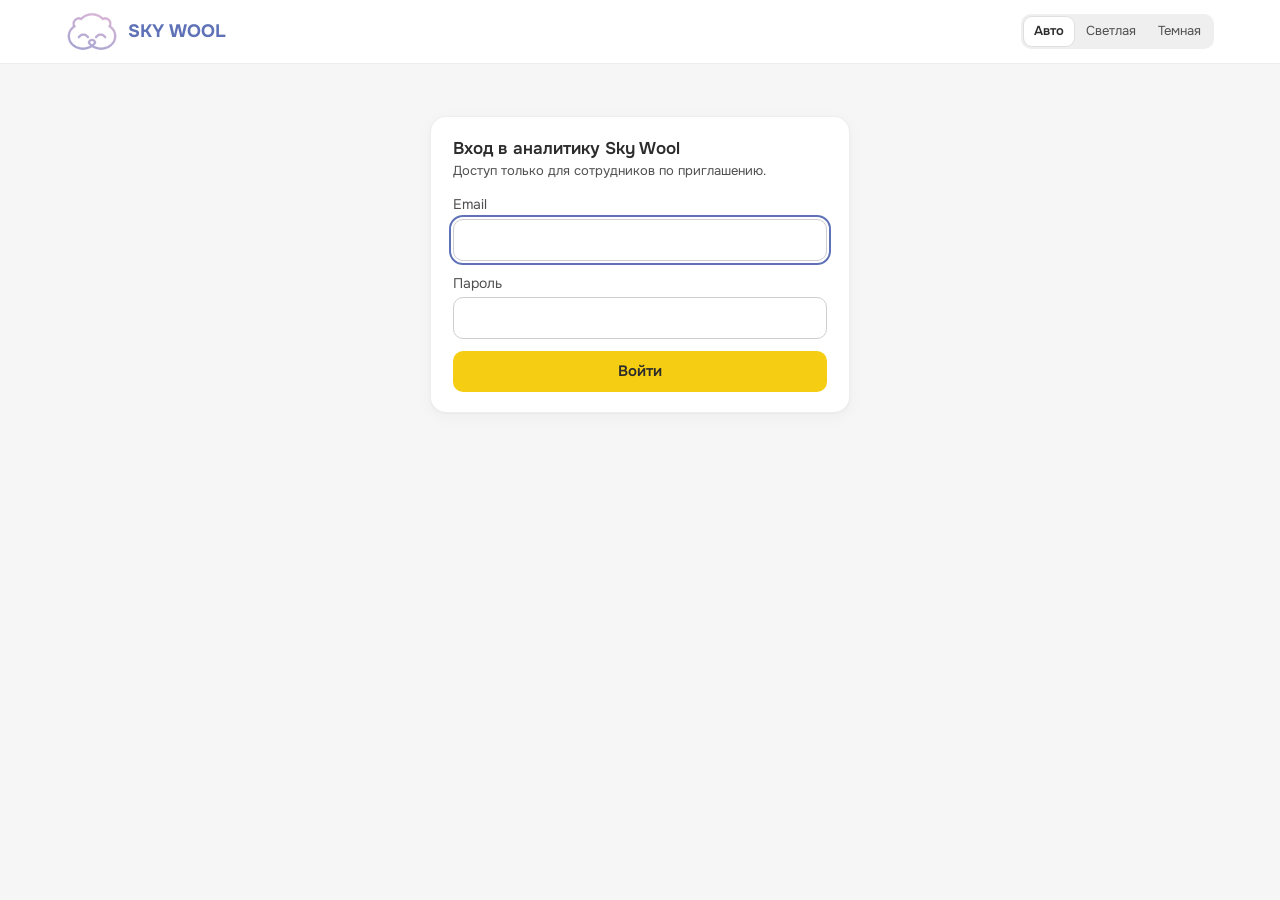
<file: index.html>
<!doctype html>
<html lang="ru">
<head>
  <meta charset="utf-8">
  <meta name="viewport" content="width=device-width, initial-scale=1">
  <meta name="robots" content="noindex, nofollow">
  <title>Продажи Sky Wool</title>
  <!-- apply saved theme before first paint, so the page does not flash -->
  <script>
    try { const t = localStorage.getItem("theme"); if (t === "light" || t === "dark") document.documentElement.dataset.theme = t; } catch (e) {}
  </script>
  <link rel="preconnect" href="https://fonts.googleapis.com">
  <link rel="preconnect" href="https://fonts.gstatic.com" crossorigin>
  <link rel="stylesheet" href="https://fonts.googleapis.com/css2?family=Onest:wght@400;500;600;700&display=swap">
  <link rel="icon" type="image/png" href="assets/logo-bear.png">
  <link rel="stylesheet" href="styles.css">
</head>
<body>
  <header class="brandbar">
    <div class="brandbar-inner">
      <div class="brand"><img class="brand-logo" src="assets/logo-bear.png" alt="" width="52" height="39">Sky Wool</div>
      <nav class="tabs" role="tablist" aria-label="Разделы">
        <a role="tab" href="#sales" data-tab="sales" aria-selected="true">Продажи</a>
        <a role="tab" href="#customers" data-tab="customers" aria-selected="false">Покупатели</a>
        <a role="tab" href="#marketing" data-tab="marketing" aria-selected="false">Маркетинг</a>
      </nav>
      <button type="button" class="link logout" id="logout" hidden>Выйти</button>
      <div class="seg theme" role="radiogroup" aria-label="Тема">
        <button type="button" role="radio" data-theme-choice="auto" aria-checked="true">Авто</button>
        <button type="button" role="radio" data-theme-choice="light" aria-checked="false">Светлая</button>
        <button type="button" role="radio" data-theme-choice="dark" aria-checked="false">Темная</button>
      </div>
    </div>
  </header>

  <main class="page">
    <section class="intro">
      <div>
        <h1 id="tab-title">Продажи</h1>
        <p class="muted" id="freshness">Загрузка данных…</p>
      </div>
      <div class="filters">
        <div class="seg periods" role="radiogroup" aria-label="Период">
          <button type="button" role="radio" data-period="mtd" aria-checked="true">Этот месяц</button>
          <button type="button" role="radio" data-period="prev_month" aria-checked="false">Прошлый месяц</button>
          <button type="button" role="radio" data-period="last30" aria-checked="false">30 дней</button>
          <button type="button" role="radio" data-period="ytd" aria-checked="false">С начала года</button>
        </div>
        <div class="range" aria-label="Свой период">
          <label>с <input type="date" id="date-from"></label>
          <label>по <input type="date" id="date-to"></label>
        </div>
      </div>
    </section>

    <p class="error" id="error" hidden></p>

    <!-- shown only when the page reads Supabase and nobody is signed in -->
    <section class="card login" id="login" hidden>
      <h2>Вход в аналитику Sky Wool</h2>
      <p class="muted small">Доступ только для сотрудников по приглашению.</p>
      <form id="login-form" method="post" action="#" novalidate>
        <label>Email <input type="email" id="login-email" name="email" autocomplete="username" inputmode="email" required></label>
        <label>Пароль <input type="password" id="login-password" name="password" autocomplete="current-password" required></label>
        <button type="submit" class="btn" id="login-submit">Войти</button>
        <p class="error small" id="login-error" hidden></p>
      </form>
    </section>

    <div class="tab-panel" id="tab-sales" data-panel="sales" role="tabpanel">
    <nav class="seg subtabs" role="tablist" aria-label="Разделы продаж">
      <a role="tab" href="#sales/summary" data-sub="summary" aria-selected="true">Итоги</a>
      <a role="tab" href="#sales/pulse" data-sub="pulse" aria-selected="false">Рука на пульсе</a>
      <a role="tab" href="#sales/funnel" data-sub="funnel" aria-selected="false">Воронка сайта</a>
    </nav>

    <div class="subpanel" data-subpanel="summary">
    <section class="kpis" aria-live="polite">
      <div class="hero card">
        <div class="label">Выручка <span id="period-label"></span></div>
        <div class="hero-value" id="kpi-revenue">—</div>
        <div class="delta" id="kpi-revenue-delta"></div>
        <div class="delta pending-note" id="kpi-pending" hidden></div>
      </div>
      <div class="tiles">
        <div class="tile card"><div class="label">Заказы</div><div class="value" id="kpi-orders">—</div><div class="delta" id="kpi-orders-delta"></div></div>
        <div class="tile card"><div class="label">Средний чек</div><div class="value" id="kpi-avg">—</div><div class="delta" id="kpi-avg-delta"></div></div>
        <div class="tile card"><div class="label">Возвраты</div><div class="value" id="kpi-returns">—</div><div class="delta" id="kpi-returns-delta"></div></div>
        <div class="tile card"><div class="label" title="Отгрузки минус возвраты по дате документа, как отчет МоегоСклада «Прибыльность»">Финансовая выручка</div><div class="value" id="kpi-paid">—</div><div class="delta" id="kpi-paid-delta"></div></div>
      </div>
    </section>

    <section class="card chart-card">
      <div class="chart-head">
        <h2>Выручка по месяцам</h2>
        <p class="muted small">Оплаченные заказы по дате заказа, млн ₽, последние 24 месяца · текущий месяц неполный, выделен другим оттенком</p>
      </div>
      <div class="chart chart-tall" id="chart-monthly"></div>
    </section>

    <div class="grid-2">
      <section class="card chart-card">
        <div class="chart-head chart-head-row">
          <div>
            <h2 id="daily-title">Выручка по дням</h2>
            <p class="muted small" id="daily-sub">Выбранный период</p>
          </div>
          <div class="seg small-seg" role="radiogroup" aria-label="Что показать по дням">
            <button type="button" role="radio" data-daily="paid" aria-checked="true" title="Оплаченные заказы, по дню заказа">Выручка</button>
            <button type="button" role="radio" data-daily="shipped" aria-checked="false" title="Отгрузки минус возвраты, по дню отгрузки">Финансовая</button>
          </div>
        </div>
        <div class="chart" id="chart-daily"></div>
      </section>
      <section class="card chart-card">
        <div class="chart-head">
          <h2>Средний чек по месяцам</h2>
          <p class="muted small">Последние 24 месяца</p>
        </div>
        <div class="chart" id="chart-avg"></div>
      </section>
    </div>

    <section class="card">
      <div class="table-head">
        <h2>Таблица по месяцам</h2>
        <button type="button" class="link" id="toggle-all">Показать все месяцы</button>
      </div>
      <div class="table-wrap">
        <table id="monthly-table">
          <thead>
            <tr class="group">
              <th></th>
              <th colspan="4" class="grp" title="Оплаченные заказы по дню заказа">Заказы</th>
              <th colspan="4" class="grp" title="По дню отгрузки, возвраты по дню возврата">Отгрузки</th>
              <th class="grp" title="Все входящие платежи по дню платежа">Деньги</th>
            </tr>
            <tr>
              <th scope="col">Месяц</th>
              <th scope="col" title="Оплаченная сумма заказов месяца">Выручка, ₽</th>
              <th scope="col">Заказы</th>
              <th scope="col">Средний чек, ₽</th>
              <th scope="col">Доставка, ₽</th>
              <th scope="col" class="grp-start" title="Отгружено минус возвраты">Финансовая выручка, ₽</th>
              <th scope="col">Отгружено, ₽</th>
              <th scope="col">Возвраты, шт.</th>
              <th scope="col">Возвраты, ₽</th>
              <th scope="col" class="grp-start">Поступления, ₽</th>
            </tr>
          </thead>
          <tbody></tbody>
        </table>
      </div>
    </section>

    <footer class="muted small notes">
      <p><b>Как считаем.</b> Выручка — оплаченная сумма заказов по дате заказа (решение 25.11.2026).
        Заказ — проведенный заказ в МоемСкладе с суммой больше нуля и оплатой; не считаются бесплатные
        регистрации (мастер-классы, распродажи) и неоплаченные корзины. Средний чек = выручка / заказы.
        Финансовая выручка — отгрузки минус возвраты (как отчет МоегоСклада «Прибыльность»): отгрузки по дате
        отгрузки, возвраты по дате возврата, поэтому возврат октябрьского заказа попадает в ноябрь, если оформлен
        в ноябре. Поступления — все входящие платежи по дате платежа. Дни считаются по времени Уфы.
        Сравнение — с таким же по длине периодом перед выбранным (для месяцев — с теми же днями прошлого месяца).</p>
    </footer>
    </div>

    <div class="subpanel" data-subpanel="pulse">
    <p class="muted small pulse-fresh" id="pulse-fresh"></p>

    <!-- plan vs fact of the current month -->
    <section class="card pulse-plan" aria-live="polite">
      <div class="chart-head">
        <h2 id="pulse-plan-title">План-факт месяца</h2>
        <p class="muted small">Факт — оплаченная сумма заказов, созданных в этом месяце. Рабочие дни — по производственному календарю.</p>
      </div>
      <div id="pulse-plan"></div>
    </section>

    <h3 class="row-title">Сегодня <span class="muted small" id="pulse-today-label"></span></h3>
    <section class="tiles pulse-today" id="pulse-today" aria-live="polite"></section>

    <section class="card chart-card">
      <div class="chart-head">
        <h2>Менеджеры</h2>
        <p class="muted small" id="pulse-mgr-sub">Ответственный за заказ в МоемСкладе. Заказы без ответственного — строка «Сайт / без менеджера».</p>
      </div>
      <div class="table-wrap">
        <table class="channels pulse-mgr" id="pulse-mgr">
          <thead>
            <tr class="group">
              <th></th>
              <th colspan="2" class="grp">Сегодня</th>
              <th colspan="3" class="grp" id="pulse-mgr-period">Период</th>
              <th colspan="4" class="grp">Месяц</th>
            </tr>
            <tr>
              <th scope="col">Сотрудник</th>
              <th scope="col" class="grp-start" title="Создано заказов сегодня">Заказы</th>
              <th scope="col" title="Сумма заказов, полностью оплаченных сегодня">Оплачено, ₽</th>
              <th scope="col" class="grp-start">Заказы</th>
              <th scope="col" title="Оплаченная сумма заказов, созданных в периоде">Выручка, ₽</th>
              <th scope="col">Средний чек, ₽</th>
              <th scope="col" class="grp-start" title="Оплаченная сумма заказов месяца">Выручка, ₽</th>
              <th scope="col" class="plan-col">План, ₽</th>
              <th scope="col" class="plan-col">% плана</th>
              <th scope="col" title="Выручка месяца / прошедшие рабочие дни">В рабочий день, ₽</th>
            </tr>
          </thead>
          <tbody></tbody>
        </table>
      </div>
    </section>

    <section class="card chart-card">
      <div class="chart-head">
        <h2>Обращения: воронка менеджеров <span class="muted" id="pulse-req-period"></span></h2>
        <p class="muted small" id="pulse-req-sub">Переписка из amoCRM (MAX, WhatsApp через Wazzup). Обращение — сообщение клиента после суток тишины. С заказом — у сделки есть заказ за 30 дней до обращения или 7 дней после (чаще всего клиент пишет уже после заказа на сайте); «новый» — заказ появился после обращения.</p>
      </div>
      <div class="pulse-handoff" id="pulse-req-strip"></div>
      <div class="table-wrap">
        <table class="channels pulse-req" id="pulse-req">
          <thead>
            <tr>
              <th scope="col">Кто ответил первым</th>
              <th scope="col" title="Обращения, на которые сотрудник ответил первым">Обращения</th>
              <th scope="col" title="Медиана: от первого сообщения клиента до первого ответа">Первый ответ, мин</th>
              <th scope="col" title="Обращения, по сделке которых появился заказ">С заказом</th>
              <th scope="col" title="Из обращений с заказом — заказ появился после обращения: продажа через переписку">из них новый</th>
              <th scope="col" title="Обращения, где хотя бы один заказ полностью оплачен">С оплатой</th>
              <th scope="col">Оплачено, ₽</th>
              <th scope="col" class="grp-start" title="Обращения с заказом / обращения">→ заказ</th>
              <th scope="col" title="Обращения с оплатой / обращения с заказом">заказ → оплата</th>
              <th scope="col" title="Обращения с оплатой / обращения">→ оплата</th>
            </tr>
          </thead>
          <tbody></tbody>
        </table>
      </div>
    </section>

    <div class="grid-2">
      <section class="card">
        <div class="chart-head">
          <h2>Очередь отгрузок</h2>
          <p class="muted small">Полностью оплаченные заказы, которые еще не переданы перевозчику. Нажмите на строку — список заказов.</p>
        </div>
        <div class="table-wrap">
          <table class="channels pulse-click" id="pulse-queue">
            <thead><tr><th scope="col">Статус</th><th scope="col">Заказов</th><th scope="col">Сумма, ₽</th><th scope="col" title="С момента полной оплаты">Дольше 2 дней</th><th scope="col">Самый старый</th></tr></thead>
            <tbody></tbody>
          </table>
        </div>
      </section>
      <section class="card">
        <div class="chart-head">
          <h2>Требует внимания</h2>
          <p class="muted small">Нажмите на строку — список заказов.</p>
        </div>
        <div class="attention" id="pulse-attention"></div>
      </section>
    </div>

    <section class="card chart-card">
      <div class="chart-head">
        <h2>Логистика: кто что сделал</h2>
        <p class="muted small" id="pulse-moves-sub">Смены статусов заказов из журнала МоегоСклада. Число — заказы, которые сотрудник перевел в статус.</p>
      </div>
      <div class="pulse-handoff" id="pulse-handoff"></div>
      <div class="table-wrap">
        <table class="channels pulse-moves" id="pulse-moves">
          <thead></thead>
          <tbody></tbody>
        </table>
      </div>
    </section>

    <section class="card chart-card">
      <div class="chart-head">
        <h2>Топ-3 товара</h2>
        <p class="muted small">Товарные строки заказов без доставки, отмен и возвратов. Товар — базовый, все цвета вместе. Вместо количества — число заказов: у товаров разные единицы (мотки, граммы, метры), и их нельзя складывать.</p>
      </div>
      <div class="top-grid" id="pulse-top"></div>
    </section>

    <section class="card chart-card">
      <div class="table-head">
        <div class="chart-head">
          <h2>Остатки по цветам пряжи</h2>
          <p class="muted small" id="pulse-colors-sub">Каждый цвет пряжи — отдельная модификация товара в МоемСкладе, поэтому остатки и продажи считаются по цветам. Остаток — «Основной склад», доступно = остаток − резерв, «хватит на» = доступно / средние продажи в день за 30 дней.</p>
        </div>
        <div class="seg small-seg" role="radiogroup" aria-label="Какие цвета показать">
          <button type="button" role="radio" data-colors="neg" aria-checked="true">Минус</button>
          <button type="button" role="radio" data-colors="low" aria-checked="false">Заканчиваются</button>
          <button type="button" role="radio" data-colors="top" aria-checked="false">Продажи за 30 дней</button>
        </div>
      </div>
      <div class="table-wrap">
        <table class="channels" id="pulse-colors">
          <thead><tr><th scope="col">Товар</th><th scope="col">Цвет</th><th scope="col">Продано за 30 дней</th><th scope="col">Сумма, ₽</th><th scope="col">Остаток</th><th scope="col">Резерв</th><th scope="col">Доступно</th><th scope="col">Хватит на, дн.</th></tr></thead>
          <tbody></tbody>
        </table>
      </div>
    </section>

    <section class="card" id="pulse-detail-card" hidden>
      <div class="table-head">
        <div class="chart-head">
          <h2 id="pulse-detail-title">Заказы</h2>
          <p class="muted small" id="pulse-detail-sub"></p>
        </div>
        <button type="button" class="link" id="pulse-detail-close">Скрыть</button>
      </div>
      <div class="table-wrap">
        <table class="channels" id="pulse-detail">
          <thead id="pulse-detail-head"><tr><th scope="col">Заказ</th><th scope="col">Создан</th><th scope="col">Ответственный</th><th scope="col">Статус</th><th scope="col">Сумма, ₽</th><th scope="col">Оплачено, ₽</th><th scope="col">Полная оплата</th><th scope="col">Ждет</th></tr></thead>
          <tbody></tbody>
        </table>
      </div>
    </section>

    <section class="card pulse-plans-card">
      <div class="table-head">
        <div class="chart-head">
          <h2>Планы</h2>
          <p class="muted small" id="pulse-plans-sub">План компании и планы менеджеров на месяц. Сохраняются для всех.</p>
        </div>
        <label class="muted small">Месяц <select id="pulse-plans-month"></select></label>
      </div>
      <form id="pulse-plans-form" class="plans-form"></form>
    </section>

    <footer class="muted small notes">
      <p><b>Рука на пульсе.</b> Источник — МойСклад: заказы, оплаты, отгрузки, статусы и ответственный. Факт плана —
        оплаченная сумма заказов, созданных в месяце (решение 27.11.2026); рядом — отгружено по заказам месяца и деньги,
        поступившие в месяце по дате платежа. План на дату = план × прошедшие рабочие дни (включая сегодня) / все рабочие дни.
        Прогноз = факт до конца вчерашнего рабочего дня / завершенные рабочие дни × рабочие дни месяца.
        Полная оплата — момент, когда связанные с заказом оплаты закрыли его сумму. Очередь отгрузок — полностью
        оплаченные заказы в статусах до передачи перевозчику (Новый, Оплачено, Подтвержден, Согласование, Связаться
        с клиентом, Готов к отправке, Сборка заказа, Сборка Сдэк, Привезти в офис). «Ждут оплаты» — заказы последних
        30 дней без полной оплаты, кроме отмен и возвратов. Обновление — в будни каждый час с 9 до 19 по Уфе, в выходные в 12, 15 и 18; GitHub иногда запускает с опозданием до часа.
        Логистика — смены статусов из журнала изменений МоегоСклада (история с 20.11.2026); «через API» — изменения
        через интеграции и скрипты под учеткой сотрудника; «Передано перевозчику» — первый переход в «В пути к клиенту»
        после полной оплаты. Валовая прибыль и маржа — отчет МоегоСклада «Прибыльность» за месяц; строки, где себестоимость
        больше выручки в 3 раза и больше (ошибки себестоимости или единиц), из маржи исключены и показаны в «Требует внимания».
        Обращения менеджеров (Wazzup) и стоимость доставки Ozon/СДЭК — после доступов.</p>
    </footer>
    </div>

    <div class="subpanel" data-subpanel="funnel">
    <!-- site funnel: steps in a row, conversion on the arrows (same look as the reels funnel) -->
    <section class="card flow-card" aria-live="polite">
      <div class="flow-head">
        <div class="chart-head">
          <h2>Воронка сайта <span class="muted" id="site-funnel-period"></span></h2>
          <p class="muted small" id="site-funnel-sub">Только заказы с сайта, которые видит Яндекс Метрика</p>
        </div>
        <div class="flow-summary" id="site-funnel-summary"></div>
      </div>
      <div class="flow" id="site-funnel-flow"></div>
    </section>

    <section class="card chart-card">
      <div class="chart-head">
        <h2>Конверсии по неделям</h2>
        <p class="muted small" id="site-weeks-sub">Последние 26 недель, неделя с понедельника · у каждой конверсии своя шкала</p>
      </div>
      <div class="grid-3 small-multiples">
        <div><div class="sm-title">C1 · визит → корзина</div><div class="chart chart-small" id="chart-c1"></div></div>
        <div><div class="sm-title">C2 · корзина → оплата</div><div class="chart chart-small" id="chart-c2"></div></div>
        <div><div class="sm-title">Оплата оформленных</div><div class="chart chart-small" id="chart-pay"></div></div>
      </div>
    </section>

    <section class="card chart-card">
      <div class="chart-head">
        <h2>Воронка по каналам <span class="muted" id="site-ch-period"></span></h2>
        <p class="muted small">Канал — последний значимый источник визита по Метрике. Цвет конверсии: выше или ниже, чем по сайту в целом.</p>
      </div>
      <div class="table-wrap">
        <table class="channels reels site-ch" id="site-ch-table">
          <thead>
            <tr>
              <th scope="col">Канал</th>
              <th scope="col">Визиты</th>
              <th scope="col">Корзины</th>
              <th scope="col">Оформили</th>
              <th scope="col">Оплатили</th>
              <th scope="col">Оплачено, ₽</th>
              <th scope="col" class="cv-h ckey">C1 · визит → корзина</th>
              <th scope="col" class="cv-h ckey">C2 · корзина → оплата</th>
              <th scope="col" class="cv-h">Оплата оформленных</th>
            </tr>
          </thead>
          <tbody></tbody>
        </table>
      </div>
    </section>

    <footer class="muted small notes"><p><b>Воронка сайта.</b> Визиты → добавили в корзину → оформили заказ → оплатили. Лид — визит, в котором
        добавили товар в корзину (цель Метрики «Ecommerce: добавление в корзину»). Оформили — заказ отправлен на сайте
        (покупка в Метрике, оплаченная или нет). Оплатили — из этих оформлений оплачено в МоемСкладе (тот же номер заказа),
        по дню оформления. C1 = корзины / визиты, C2 = оплатили / корзины, «Оплата оформленных» = оплатили / оформили
        (сколько не доходит до оплаты), сквозная = оплатили / визиты. Корзину и оплату человек может сделать в разные
        визиты, поэтому C2 — приблизительная. Только заказы сайта: ручные заказы менеджеров и заказы, которых нет
        в Метрике (блокировщики рекламы), в воронку не входят, поэтому оплат в ней меньше, чем заказов в разделе «Итоги» вкладки
        «Продажи». Данные Метрики — по вчерашний день, надежные с августа 2026.</p>
    </footer>
    </div>
    </div>

    <div class="tab-panel" id="tab-customers" data-panel="customers" role="tabpanel">
    <section class="tiles tiles-4" aria-live="polite">
      <div class="tile card"><div class="label">Покупатели <span class="muted small" id="cust-period"></span></div><div class="value" id="kpi-buyers">—</div><div class="delta" id="kpi-buyers-delta"></div></div>
      <div class="tile card"><div class="label">Новые</div><div class="value" id="kpi-new">—</div><div class="delta" id="kpi-new-delta"></div></div>
      <div class="tile card"><div class="label">Повторные</div><div class="value" id="kpi-repeat">—</div><div class="delta" id="kpi-repeat-delta"></div></div>
      <div class="tile card"><div class="label">Оплачено: новые и повторные</div><div class="rev-split" id="kpi-rev-split">—</div></div>
    </section>

    <section class="card chart-card">
      <div class="chart-head">
        <h2>Покупатели по месяцам</h2>
        <p class="muted small">Уникальные покупатели: новые (первая покупка в этом месяце) и вернувшиеся. До мая 2025 магазин был маленьким: 50–400 покупателей в месяц, новых 3–75, поэтому столбики почти не видны.</p>
        <div class="legend" aria-hidden="true">
          <span><i class="key s1"></i>Вернувшиеся</span>
          <span><i class="key s2"></i>Новые</span>
        </div>
      </div>
      <div class="chart chart-tall" id="chart-customers"></div>
    </section>

    <div class="grid-2 grid-cohort">
      <section class="card">
        <div class="chart-head">
          <h2>Когорты: сколько возвращаются</h2>
          <p class="muted small">Строка — месяц первой покупки. Столбец — через сколько месяцев. В ячейке — % покупателей когорты, купивших в том месяце.</p>
        </div>
        <div class="table-wrap cohort-wrap">
          <table class="cohort" id="cohort-table"></table>
        </div>
      </section>
      <section class="card">
        <div class="chart-head">
          <h2>Когда делают второй заказ</h2>
          <p class="muted small" id="gap-sub">Покупатели, впервые купившие 1–2 года назад</p>
        </div>
        <div class="gap-bars" id="gap-bars"></div>
      </section>
    </div>

    <section class="card chart-card">
      <div class="chart-head">
        <h2>LTV: сколько приносит покупатель</h2>
        <p class="muted small" id="ltv-sub">Накопленная выручка на одного покупателя когорты через N месяцев после первой покупки</p>
      </div>
      <div class="tiles tiles-4 ltv-tiles" id="ltv-tiles"></div>
      <div class="seg small-seg ltv-switch" role="radiogroup" aria-label="Что показать в таблице LTV">
        <button type="button" role="radio" data-ltv="per" aria-checked="true">На одного покупателя</button>
        <button type="button" role="radio" data-ltv="total" aria-checked="false">Вся когорта, нарастающим итогом</button>
      </div>
      <div class="table-wrap cohort-wrap">
        <table class="cohort ltv" id="ltv-table"></table>
      </div>
    </section>

    <footer class="muted small notes">
      <p><b>Покупатели.</b> Один человек может быть заведен в МоемСкладе несколькими карточками, поэтому
        покупателей склеиваем по зашифрованному телефону (если его нет — по email). Новый покупатель —
        первая покупка за всю историю с 2019 года. Заказы без телефона и email (меньше 1% выручки)
        в показатели покупателей не входят.</p>
      <p><b>LTV.</b> Когорта — месяц первой покупки. LTV через N месяцев = вся выручка покупателей когорты
        с первой покупки по месяц N включительно / число покупателей когорты (0 — месяц первой покупки).
        Средние на плитках — взвешенные по числу покупателей, только по когортам с 2025 года и только
        полностью прошедшие месяцы. Выручка — оплаты, без вычета возвратов и себестоимости.</p>
    </footer>
    </div>

    <div class="tab-panel" id="tab-marketing" data-panel="marketing" role="tabpanel">
    <nav class="seg subtabs" role="tablist" aria-label="Разделы маркетинга">
      <a role="tab" href="#marketing/reels" data-sub="reels" aria-selected="true">Воронка Reels</a>
      <a role="tab" href="#marketing/channels" data-sub="channels" aria-selected="false">Каналы</a>
      <a role="tab" href="#marketing/posts" data-sub="posts" aria-selected="false">Публикации</a>
    </nav>

    <div class="subpanel" data-subpanel="reels">

    <!-- reels funnel: one card, steps in a row, conversion on the arrow between steps -->
    <section class="card flow-card" aria-live="polite">
      <div class="flow-head">
        <div class="chart-head">
          <h2>Воронка Reels <span class="muted" id="reel-period"></span></h2>
          <p class="muted small">На стрелках — конверсия из предыдущего шага и изменение к прошлому такому же периоду</p>
        </div>
        <div class="flow-summary" id="reel-summary"></div>
      </div>
      <div class="flow" id="reel-flow"></div>
    </section>
    <p class="muted small first-touch-note">По первому переходу (впервые пришли на сайт из бота ролика, купили позже по любой ссылке): <b id="kpi-reel-orders-first">—</b></p>

    <section class="card chart-card">
      <div class="chart-head">
        <h2>Ролики: бот → сайт → заказ</h2>
        <p class="muted small" id="reel-sub">Ролики выбранного периода, новые сверху. Заказы и выручка копятся, пока люди переходят по ссылке из бота.</p>
      </div>
      <div class="table-wrap">
        <table class="channels reels reel-sticky" id="reel-table">
          <thead>
            <tr class="group">
              <th colspan="8"></th>
              <th colspan="3" class="conv-group">Конверсии</th>
            </tr>
            <tr>
              <th scope="col">Ролик</th>
              <th scope="col">Кодовое слово / товар</th>
              <th scope="col">Просмотры</th>
              <th scope="col" title="Уникальные авторы комментариев с кодовым словом">Написали слово</th>
              <th scope="col" title="Подписчики BotHelp с тегом ролика (приходят и из комментариев, и из директа и сторис)">Пришли в бота</th>
              <th scope="col" title="Переходы на сайт по ссылке из бота">Визиты</th>
              <th scope="col">Заказы</th>
              <th scope="col" class="share-col">Выручка, ₽</th>
              <th scope="col" class="cv-h ckey" title="Пришли в бота / просмотры. При наведении на ячейку — доля написавших слово">C1 · просмотр → бот</th>
              <th scope="col" class="cv-h ckey" title="Оплаченные заказы / пришли в бота. При наведении на ячейку — бот → сайт и сайт → заказ">C2 · бот → оплата</th>
              <th scope="col" class="cv-h" title="Выручка / просмотры × 1 000">₽ на 1 000 просм.</th>
            </tr>
          </thead>
          <tbody></tbody>
        </table>
      </div>
    </section>

    <footer class="muted small notes">
      <p><b>Воронка Reels.</b> Ролик узнаем по дате: тег в BotHelp «рилс_товар_ДДММГГ» и метка ссылки
        из бота «bot_ГГГГММДД» в Метрике. «Пришли в бота» — подписчики BotHelp с тегом ролика (тег ставится не во всех ботах,
        поэтому цифра может быть ниже реальной). В бота приходят не только из комментариев, но и из директа,
        сторис и старых постов с тем же кодовым словом, поэтому пришедших в бота бывает больше, чем написавших слово;
        их долю считаем от просмотров. Просмотры, охват и комментарии — Instagram API, накопленные
        на дату загрузки. «Написали кодовое слово» — уникальные авторы комментариев, где одно слово совпадает
        с кодовым словом из подписи ролика (или его первыми 4 буквами); считаем для роликов с сентября 2026.
        Комментаторов храним только как зашифрованный ID, без имен и текстов. «Из них новые» — впервые подписались на бота не раньше чем за день до ролика.
        Визиты — переходы на сайт по ссылке из бота в Instagram. Заказы и выручка — оплаченные заказы МоегоСклада,
        у которых последний значимый переход был по ссылке ролика. «Первый переход» — заказы людей, чей самый первый
        визит на сайт был по ссылке из бота ролика. Покупки через другое приложение (Telegram, MAX) Метрика
        с роликом связать не может, поэтому настоящий вклад роликов выше обеих цифр.
        Одна и та же ссылка в Метрике иногда датирована на день раньше или позже тега в BotHelp; тогда ее данные
        переносим на дату тега.</p>
    </footer>
    </div>

    <div class="subpanel" data-subpanel="channels">

    <section class="card chart-card">
      <div class="chart-head">
        <h2>Откуда пришли заказы <span class="muted" id="ch-period"></span></h2>
        <p class="muted small" id="ch-sub">Оплаченные заказы МоегоСклада, канал по Яндекс Метрике (последний значимый переход)</p>
      </div>
      <div class="table-wrap">
        <table class="channels" id="channel-table">
          <thead>
            <tr>
              <th scope="col">Канал</th>
              <th scope="col" class="share-col">Доля выручки</th>
              <th scope="col">Выручка, ₽</th>
              <th scope="col">К прошлому периоду</th>
              <th scope="col">Заказы</th>
              <th scope="col">Новые покупатели</th>
              <th scope="col">Визиты</th>
              <th scope="col">Конверсия в заказ</th>
            </tr>
          </thead>
          <tbody></tbody>
        </table>
      </div>
    </section>

    <section class="card chart-card">
      <div class="chart-head">
        <h2>Доля выручки по каналам, по месяцам</h2>
        <p class="muted small">С июня 2026 (счетчик Метрики стоит с 21 мая) · текущий месяц неполный</p>
      </div>
      <div class="table-wrap cohort-wrap">
        <table class="cohort mix" id="channel-months"></table>
      </div>
    </section>

    <footer class="muted small notes">
      <p><b>Каналы.</b> Деньги и заказы берем из МоегоСклада, а Метрика только подсказывает, откуда пришел заказ
        с сайта (по номеру заказа). Канал определяем по UTM-метке, а если ее нет, то по типу перехода
        (поиск, прямой заход, соцсеть). «Менеджер (вручную)» — заказы, заведенные вручную, а не на сайте.
        «Не определен» — заказ с сайта, которого нет в Метрике (блокировщик рекламы, отключенные cookies).
        Конверсия — оплаченные заказы канала / визиты на сайт из этого канала, до последнего дня с данными Метрики.
        Метрика не видит переход между встроенными браузерами Instagram и Telegram (у них разные cookies),
        поэтому заказ человека, который пришел из ролика, а купил позже по ссылке из Telegram, засчитывается Telegram.</p>
    </footer>
    </div>

    <div class="subpanel" data-subpanel="posts">

    <section class="card chart-card">
      <div class="chart-head">
        <h2>Каналы публикаций <span class="muted" id="pub-period"></span></h2>
        <p class="muted small">Посты, сторис и баннеры с датой в метке (utm_content), вышедшие в выбранный период. Внизу — ссылки без даты и мастер-классы (метка mk) за этот же период.</p>
      </div>
      <div class="table-wrap">
        <table class="channels" id="pub-channels">
          <thead>
            <tr>
              <th scope="col">Канал</th>
              <th scope="col">Публикаций</th>
              <th scope="col">Визиты</th>
              <th scope="col">Заказы</th>
              <th scope="col" class="share-col">Выручка, ₽</th>
              <th scope="col">На публикацию, ₽</th>
              <th scope="col">Новые покупатели</th>
            </tr>
          </thead>
          <tbody></tbody>
        </table>
      </div>
    </section>

    <section class="card chart-card">
      <div class="table-head">
        <div class="chart-head">
          <h2>Какие публикации продают</h2>
          <p class="muted small">Сортировка по выручке. Заказы копятся, пока люди переходят по ссылке.</p>
        </div>
        <button type="button" class="link" id="pub-toggle">Показать все</button>
      </div>
      <div class="table-wrap">
        <table class="channels" id="pub-table">
          <thead>
            <tr>
              <th scope="col">Дата</th>
              <th scope="col">Канал</th>
              <th scope="col">Тип</th>
              <th scope="col">Товары (метка ссылки)</th>
              <th scope="col">Визиты</th>
              <th scope="col">Заказы</th>
              <th scope="col">Конверсия</th>
              <th scope="col" class="share-col">Выручка, ₽</th>
              <th scope="col">Новые покупатели</th>
            </tr>
          </thead>
          <tbody></tbody>
        </table>
      </div>
    </section>

    <footer class="muted small notes">
      <p><b>Публикации.</b> Публикация — канал + метка utm_content с датой, например post_20261110_01
        (пост), stories_…, banner_…. Один и тот же пост в MAX и Telegram — две строки. Заказы и выручка —
        оплаченные заказы МоегоСклада, у которых последний значимый переход был по ссылке публикации.
        Метки без даты («post», «skidki» и т. п.) и ссылка на мастер-классы («mk») — две нижние строки первой таблицы, за выбранный период (визиты по дню визита, заказы по дню заказа).</p>
    </footer>
    </div>

    </div>
  </main>

  <div class="tooltip" id="tooltip" role="status" hidden></div>
  <script type="module" src="app.js"></script>
</body>
</html>
</file>
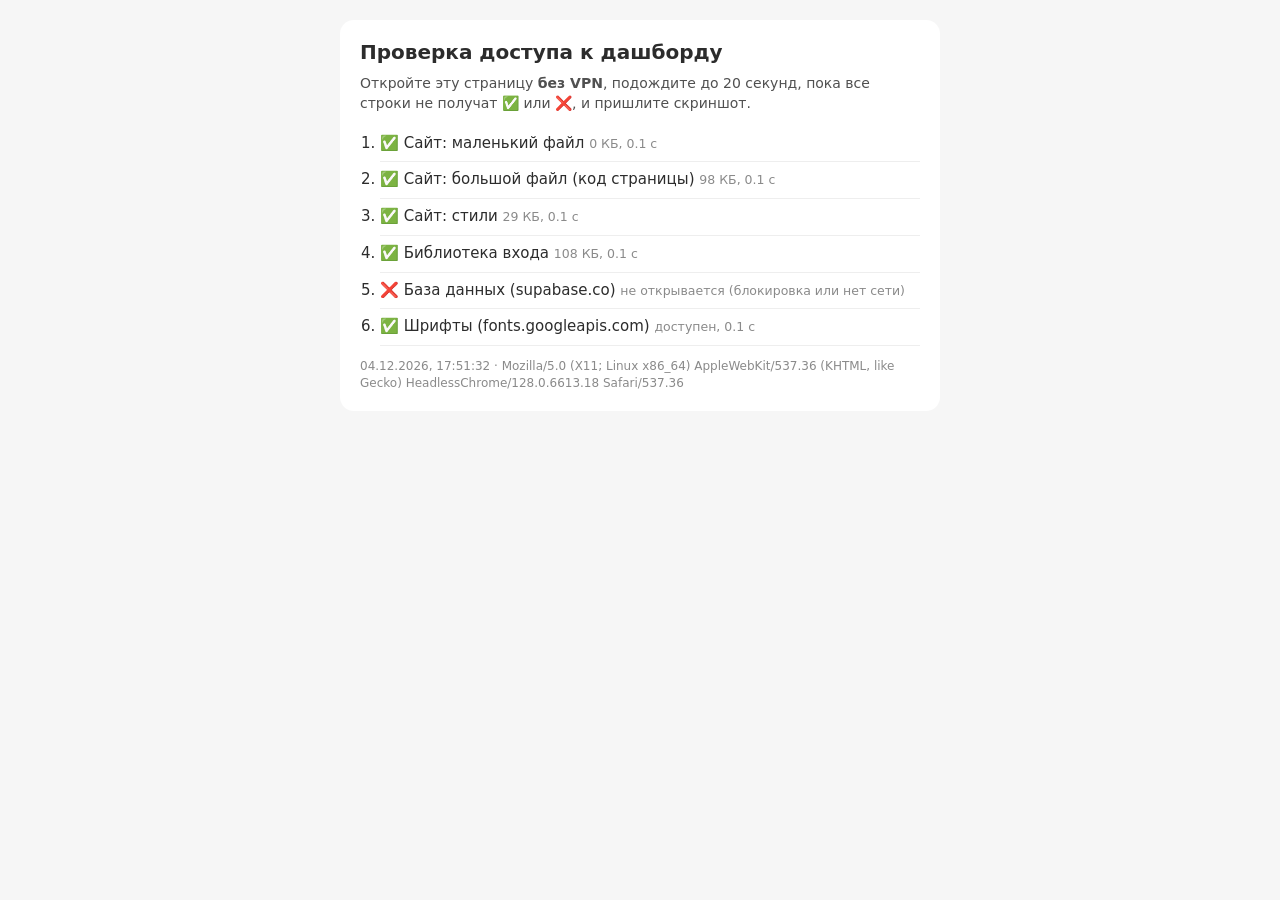
<file: check.html>
<!doctype html>
<html lang="ru">
<head>
<meta charset="utf-8">
<meta name="viewport" content="width=device-width, initial-scale=1">
<meta name="robots" content="noindex, nofollow">
<title>Проверка доступа · Sky Wool</title>
<!-- Small self-contained page (no external CSS/fonts) to find out what is blocked
     without VPN: the hosting, big files, the Supabase library CDN, Supabase itself, fonts. -->
<style>
  body { font: 15px/1.45 system-ui, -apple-system, "Segoe UI", sans-serif; margin: 0; padding: 20px 16px; background: #f6f6f6; color: #2c2c2c; }
  main { max-width: 560px; margin: 0 auto; background: #fff; border-radius: 14px; padding: 18px 20px; }
  h1 { font-size: 20px; margin: 0 0 6px; }
  p { margin: 0 0 12px; color: #505050; font-size: 14px; }
  ol { padding-left: 20px; margin: 0; }
  li { padding: 7px 0; border-bottom: 1px solid #eee; }
  .st { font-weight: 600; }
  .ok { color: #1f7a3a; } .bad { color: #d03b3b; } .wait { color: #8a8a8a; }
  small { color: #8a8a8a; }
  #meta { margin-top: 12px; font-size: 12px; color: #8a8a8a; word-break: break-word; }
</style>
</head>
<body>
<main>
  <h1>Проверка доступа к дашборду</h1>
  <p>Откройте эту страницу <b>без VPN</b>, подождите до 20 секунд, пока все строки не получат ✅ или ❌, и пришлите скриншот.</p>
  <ol id="list"></ol>
  <div id="meta"></div>
</main>
<script type="module">
  const TIMEOUT = 15000;
  const tests = [
    { name: "Сайт: маленький файл", run: () => fetchFile("ping.txt", 1) },
    { name: "Сайт: большой файл (код страницы)", run: () => fetchFile("app.js?check=" + Date.now(), 30000) },
    { name: "Сайт: стили", run: () => fetchFile("styles.css?check=" + Date.now(), 10000) },
    { name: "Библиотека входа", run: () => fetchFile("vendor/supabase.js?check=" + Date.now(), 100000) },
    { name: "База данных (supabase.co)", run: supabaseHealth },
    { name: "Шрифты (fonts.googleapis.com)", run: () => reach("https://fonts.googleapis.com/css2?family=Onest:wght@400&display=swap") },
  ];

  function withTimeout(promise) {
    return Promise.race([promise, new Promise((_, rej) => setTimeout(() => rej(new Error("нет ответа за 15 с")), TIMEOUT))]);
  }
  // same-site file: must arrive completely (big files are what throttling cuts)
  async function fetchFile(url, minBytes) {
    const res = await withTimeout(fetch(url, { cache: "no-store" }));
    if (!res.ok) throw new Error(`HTTP ${res.status}`);
    const text = await withTimeout(res.text());
    if (text.length < minBytes) throw new Error(`пришло только ${text.length} байт`);
    return `${Math.round(text.length / 1024)} КБ`;
  }
  // other site: an opaque answer is enough to prove it is reachable
  async function reach(url) {
    await withTimeout(fetch(url, { mode: "no-cors", cache: "no-store" }));
    return "доступен";
  }
  async function supabaseHealth() {
    const { SUPABASE_URL, SUPABASE_PUBLISHABLE_KEY } = await import("./config.js");
    const res = await withTimeout(fetch(`${SUPABASE_URL}/auth/v1/health`, { headers: { apikey: SUPABASE_PUBLISHABLE_KEY }, cache: "no-store" }));
    if (!res.ok) throw new Error(`HTTP ${res.status}`);
    return "доступна";
  }

  const list = document.getElementById("list");
  const rows = tests.map((t) => {
    const li = document.createElement("li");
    li.innerHTML = `<span class="st wait">⏳</span> ${t.name} <small></small>`;
    list.appendChild(li);
    return li;
  });
  document.getElementById("meta").textContent =
    `${new Date().toLocaleString("ru-RU")} · ${navigator.userAgent}`;

  // run all tests at the same time; each row updates on its own
  tests.forEach(async (t, i) => {
    const started = performance.now();
    const st = rows[i].querySelector(".st"), note = rows[i].querySelector("small");
    try {
      const info = await t.run();
      st.textContent = "✅"; st.className = "st ok";
      note.textContent = `${info}, ${((performance.now() - started) / 1000).toFixed(1)} с`;
    } catch (e) {
      st.textContent = "❌"; st.className = "st bad";
      // network-level failures come as TypeError ("Failed to fetch" / "Load failed")
      note.textContent = e instanceof TypeError ? "не открывается (блокировка или нет сети)" : (e.message || "не открывается");
    }
  });
</script>
</body>
</html>
</file>
<file: styles.css>
/* Sky Wool brand: indigo #5F72B7, yellow #F5CE14, graphite #2C2C2C.
   Light by default; dark follows the OS ("Авто") unless the user picks a
   theme, which sets <html data-theme="light|dark">. */
:root {
  color-scheme: light;
  --page: #f6f6f6;
  --surface: #ffffff;
  --text: #2c2c2c;
  --text-2: #505050;
  --muted: #8a8a8a;
  --grid: #ececec;
  --axis: #cecece;
  --border: rgba(44, 44, 44, 0.08);
  --shadow: 0 1px 2px rgba(44, 44, 44, 0.04), 0 4px 16px rgba(44, 44, 44, 0.04);
  --brand: #5f72b7;           /* series color (validated >= 3:1 on surface) */
  --brand-soft: #9faae0;      /* partial (current) month */
  --brand-wash: #eef0f8;
  --yellow: #f5ce14;
  --on-yellow: #2c2c2c;
  --chip: #efefef;
  --good: #1f7a3a;
  --bad: #d03b3b;
  --hero-tint: #eceff9;       /* plan card: light indigo tint */
  --hero-edge: #d5dbf0;
  --plan-ink: #8a6500;        /* plan numbers: dark gold, readable on light */
  --font: "Onest", system-ui, -apple-system, "Segoe UI", sans-serif;
}
@media (prefers-color-scheme: dark) {
  :root:not([data-theme="light"]) {
    color-scheme: dark;
    --page: #17191c;
    --surface: #23272c;
    --text: #f0efec;
    --text-2: #c3c2b7;
    --muted: #8f8e88;
    --grid: #30343a;
    --axis: #454a52;
    --border: rgba(255, 255, 255, 0.08);
    --shadow: none;
    --brand: #7a8ce0;
    --brand-soft: #4a58a0;
    --brand-wash: #2b3142;
    --chip: #2f343b;
    --good: #3fbf62;
    --bad: #ef7373;
    --hero-tint: #262c3d;
    --hero-edge: #343c55;
    --plan-ink: #f5ce14;
  }
}
:root[data-theme="dark"] {
  color-scheme: dark;
  --page: #17191c;
  --surface: #23272c;
  --text: #f0efec;
  --text-2: #c3c2b7;
  --muted: #8f8e88;
  --grid: #30343a;
  --axis: #454a52;
  --border: rgba(255, 255, 255, 0.08);
  --shadow: none;
  --brand: #7a8ce0;
  --brand-soft: #4a58a0;
  --brand-wash: #2b3142;
  --chip: #2f343b;
  --good: #3fbf62;
  --bad: #ef7373;
  --hero-tint: #262c3d;
  --hero-edge: #343c55;
  --plan-ink: #f5ce14;
}

* { box-sizing: border-box; }
body {
  margin: 0;
  background: var(--page);
  color: var(--text);
  font-family: var(--font);
  font-size: 15px;
  line-height: 1.45;
  -webkit-font-smoothing: antialiased;
}
h1 { font-size: 32px; margin: 0 0 4px; font-weight: 600; letter-spacing: -0.01em; }
h2 { font-size: 17px; margin: 0; font-weight: 600; }
.muted { color: var(--text-2); margin: 0; }
.small { font-size: 13px; }

/* ------------------------------------------------------------ top bar */
.brandbar { background: var(--surface); border-bottom: 1px solid var(--border); }
.brandbar-inner { max-width: 1180px; margin: 0 auto; padding: 12px 16px; display: flex; justify-content: space-between; align-items: center; gap: 12px; flex-wrap: wrap; }
.brand { color: var(--brand); text-transform: uppercase; letter-spacing: 0.06em; font-weight: 700; font-size: 18px; display: flex; align-items: center; gap: 10px; letter-spacing: 0.01em; }
.brand-logo { width: 52px; height: 39px; object-fit: contain; }
.brand-logo-wrap { display: inline-flex; }
.brand-sub { text-transform: none; letter-spacing: 0; font-weight: 400; color: var(--muted); font-size: 15px; }

.page { max-width: 1180px; margin: 0 auto; padding: 28px 16px 56px; }
.intro { display: flex; justify-content: space-between; align-items: flex-end; gap: 16px; flex-wrap: wrap; margin-bottom: 20px; }
.filters { display: flex; flex-direction: column; align-items: flex-end; gap: 8px; }

/* segmented controls: periods and theme */
.seg { display: inline-flex; background: var(--chip); border-radius: 10px; padding: 3px; gap: 2px; flex-wrap: wrap; }
.seg button {
  font: inherit; font-size: 14px; border: 0; background: transparent; color: var(--text-2);
  padding: 7px 14px; border-radius: 8px; cursor: pointer; transition: background .15s, color .15s;
}
.seg button:hover { color: var(--text); }
.seg button[aria-checked="true"] { background: var(--surface); color: var(--text); font-weight: 600; box-shadow: 0 0 0 1px var(--border); }
.periods button[aria-checked="true"] { background: var(--yellow); color: var(--on-yellow); box-shadow: none; }
.theme button { font-size: 13px; padding: 5px 10px; }
button:focus-visible, input:focus-visible, .link:focus-visible { outline: 2px solid var(--brand); outline-offset: 2px; }

.range { display: flex; gap: 8px; align-items: center; flex-wrap: wrap; font-size: 14px; color: var(--text-2); }
.range label { display: flex; align-items: center; gap: 6px; }
.range input {
  font: inherit; font-size: 14px; color: var(--text); background: var(--surface);
  border: 1px solid var(--border); border-radius: 8px; padding: 5px 8px;
}
.range.active input { border-color: var(--brand); box-shadow: 0 0 0 1px var(--brand); }

/* --------------------------------------------------------------- cards */
.card { background: var(--surface); border: 1px solid var(--border); border-radius: 16px; padding: 20px 22px; box-shadow: var(--shadow); }
.kpis { display: grid; grid-template-columns: minmax(280px, 1fr) 2fr; gap: 12px; margin-bottom: 12px; }
.tiles { display: grid; grid-template-columns: repeat(4, 1fr); gap: 12px; }
.hero { background: var(--brand-wash); border-color: transparent; }
.label { color: var(--text-2); font-size: 14px; }
.hero-value { white-space: nowrap; font-size: clamp(32px, 4vw, 48px); font-weight: 650; line-height: 1.1; margin: 8px 0 6px; letter-spacing: -0.02em; }
.value { font-size: clamp(18px, 2.1vw, 24px); font-weight: 600; margin: 6px 0 2px; white-space: nowrap; }
.delta { font-size: 13px; color: var(--text-2); min-height: 1.4em; }
.delta .good { color: var(--good); font-weight: 600; }
.delta .bad { color: var(--bad); font-weight: 600; }

/* -------------------------------------------------------------- charts */
.chart-card { margin-bottom: 12px; }
.chart-head { display: flex; flex-direction: column; gap: 2px; }
.chart { position: relative; height: 260px; margin-top: 14px; }
.chart-tall { height: 300px; }
.chart svg { display: block; width: 100%; height: 100%; overflow: visible; }
.grid-2 { display: grid; grid-template-columns: 1fr 1fr; gap: 12px; }

.axis-text { fill: var(--muted); font-size: 11px; font-variant-numeric: tabular-nums; }
.value-label { paint-order: stroke; stroke: var(--surface); stroke-width: 3px; stroke-linejoin: round; fill: var(--text-2); font-size: 11px; font-weight: 500; font-variant-numeric: tabular-nums; }
.value-label.strong { fill: var(--text); font-weight: 600; }
.gridline { stroke: var(--grid); stroke-width: 1; }
.baseline { stroke: var(--axis); stroke-width: 1; }
.bar { fill: var(--brand); transition: opacity .12s; }
.bar.partial { fill: var(--brand-soft); }
.bar.dim { opacity: 0.4; }
.line { fill: none; stroke: var(--brand); stroke-width: 2; stroke-linejoin: round; stroke-linecap: round; }
.area { fill: var(--brand); opacity: 0.1; }
.crosshair { stroke: var(--axis); stroke-width: 1; }
.dot { fill: var(--brand); stroke: var(--surface); stroke-width: 2; }
.hit { fill: transparent; }

.tooltip {
  position: fixed; z-index: 10; pointer-events: none;
  background: var(--surface); color: var(--text); border: 1px solid var(--border);
  border-radius: 10px; padding: 9px 12px; font-size: 13px; box-shadow: 0 6px 24px rgba(0,0,0,.14);
  max-width: 260px;
}
.tooltip b { display: block; margin-bottom: 3px; }
.tooltip .row { display: flex; justify-content: space-between; gap: 16px; color: var(--text-2); }
.tooltip .row span:last-child { color: var(--text); font-variant-numeric: tabular-nums; }

/* --------------------------------------------------------------- table */
.table-head { display: flex; justify-content: space-between; align-items: baseline; gap: 12px; margin-bottom: 10px; }
.link { font: inherit; font-size: 14px; background: none; border: 0; color: var(--brand); cursor: pointer; padding: 0; font-weight: 500; }
.table-wrap { overflow-x: auto; }
table { border-collapse: collapse; width: 100%; font-size: 14px; }
th, td { padding: 8px 10px; text-align: right; white-space: nowrap; border-bottom: 1px solid var(--grid); font-variant-numeric: tabular-nums; }
th:first-child, td:first-child { text-align: left; }
th { color: var(--text-2); font-weight: 500; font-size: 13px; }
tbody tr:hover { background: var(--brand-wash); }

.notes { margin-top: 20px; max-width: 860px; }
.error { background: var(--chip); border-left: 3px solid var(--bad); padding: 10px 14px; border-radius: 6px; }

@media (max-width: 900px) {
  .kpis { grid-template-columns: 1fr; }
  .tiles { grid-template-columns: repeat(2, 1fr); }
  .grid-2 { grid-template-columns: 1fr; }
  .filters { align-items: flex-start; }
}
@media (max-width: 420px) {
  h1 { font-size: 26px; }
  .brand-sub { display: none; }
}

/* ----------------------------------------------------------- customers */
:root { --series-2: #eb6834; }
@media (prefers-color-scheme: dark) { :root:not([data-theme="light"]) { --series-2: #d95926; } }
:root[data-theme="dark"] { --series-2: #d95926; }

.section-title { font-size: 22px; margin: 28px 0 12px; }
.tiles-3 { grid-template-columns: repeat(3, 1fr); margin-bottom: 12px; }
.tiles-4:not(.ltv-tiles) { margin-bottom: 12px; }
.bar.s2 { fill: var(--series-2); }
.legend { display: flex; gap: 16px; font-size: 13px; color: var(--text-2); margin-top: 6px; }
.legend span { display: inline-flex; align-items: center; gap: 6px; }
.key { width: 10px; height: 10px; border-radius: 3px; display: inline-block; }
.key.s1 { background: var(--brand); }
.key.s2 { background: var(--series-2); }

.grid-cohort { grid-template-columns: 3fr 2fr; }
.cohort-wrap { margin-top: 12px; }
table.cohort { font-size: 12px; border-collapse: separate; border-spacing: 2px; }
table.cohort th, table.cohort td { border: 0; padding: 5px 6px; text-align: center; }
table.cohort th:first-child, table.cohort td:first-child { text-align: left; }
table.cohort td.cell { border-radius: 4px; min-width: 34px; }
table.cohort td.size { color: var(--text-2); text-align: right; }
table.cohort tbody tr:hover { background: transparent; }

.gap-bars { margin-top: 14px; display: grid; gap: 8px; }
.gap-row { display: grid; grid-template-columns: 110px 1fr 48px; align-items: center; gap: 10px; font-size: 13px; }
.gap-row .name { color: var(--text-2); }
.gap-row .track { height: 14px; }
.gap-row .fill { height: 100%; background: var(--brand); border-radius: 0 4px 4px 0; min-width: 2px; }
.gap-row.muted-row .fill { background: var(--axis); }
.gap-row .pct { text-align: right; font-variant-numeric: tabular-nums; }

@media (max-width: 900px) {
  .tiles-3 { grid-template-columns: 1fr 1fr; }
  .grid-cohort { grid-template-columns: 1fr; }
}

/* logo: light pastel outline needs a light plate on dark backgrounds */
@media (prefers-color-scheme: dark) {
  :root:not([data-theme="light"]) .brand-logo { background: #ffffff; border-radius: 10px; padding: 3px 4px; width: 56px; height: 44px; }
}
:root[data-theme="dark"] .brand-logo { background: #ffffff; border-radius: 10px; padding: 3px 4px; width: 56px; height: 44px; }

/* ------------------------------------------------------------ channels */
table.channels { margin-top: 12px; }
table.channels .share-col { width: 26%; min-width: 150px; }
.share-bar { display: grid; grid-template-columns: 1fr 52px; align-items: center; gap: 8px; }
.share-bar .track { height: 12px; display: block; }
.share-bar .fill { display: block; height: 100%; background: var(--brand); border-radius: 0 4px 4px 0; min-width: 2px; }
.share-bar .pct { text-align: right; }
table.channels td.delta { font-size: 13px; }
table.channels tr.muted-row .fill { background: var(--axis); }
table.channels tr.muted-row td:first-child { color: var(--text-2); }
tr.total-row td { font-weight: 600; border-bottom: 0; }
table.cohort.mix td.cell { min-width: 52px; }
table.cohort.mix td:first-child { white-space: nowrap; padding-right: 12px; }
table.cohort.mix tr.total-row td { color: var(--text-2); font-weight: 500; padding-top: 8px; }
table.channels th.share-col { text-align: left; }

/* --------------------------------------------------------------- reels */
.tiles-5 { grid-template-columns: repeat(5, 1fr); margin-bottom: 12px; }
.share-bar.rev { grid-template-columns: 1fr 84px; }
table.channels td.name-col { text-align: left; white-space: normal; min-width: 140px; max-width: 260px; color: var(--text-2); }
table.channels th:nth-child(2) { text-align: left; }
#channel-table th:nth-child(2) { text-align: left; }
td.empty { text-align: center; color: var(--muted); padding: 24px; }
@media (max-width: 900px) { .tiles-5 { grid-template-columns: 1fr 1fr; } .tiles-5 .tile:last-child { grid-column: span 2; } }
.first-touch-note { margin: -4px 0 12px; } .first-touch-note b { color: var(--text); }

/* ---------------------------------------------------------------- tabs */
.tabs { display: flex; gap: 4px; flex-wrap: wrap; margin-right: auto; margin-left: 24px; }
.tabs a {
  color: var(--text-2); text-decoration: none; font-size: 15px; font-weight: 500;
  padding: 8px 14px; border-radius: 10px; transition: background .15s, color .15s;
}
.tabs a:hover { color: var(--text); background: var(--chip); }
.tabs a[aria-selected="true"] { color: var(--text); background: var(--brand-wash); font-weight: 600; box-shadow: inset 0 -2px 0 var(--brand); }
.tabs a:focus-visible { outline: 2px solid var(--brand); outline-offset: 2px; }
.tab-panel > .section-title:first-child { margin-top: 0; }
@media (max-width: 700px) {
  .tabs { order: 3; width: 100%; margin: 4px 0 0; }
  .tabs a { flex: 1; text-align: center; padding: 8px 6px; }
}

/* reels funnel: 6 steps in a row on wide screens */
.tiles-6 { grid-template-columns: repeat(6, 1fr); margin-bottom: 12px; }
@media (max-width: 1100px) { .tiles-6 { grid-template-columns: repeat(3, 1fr); } }
@media (max-width: 600px) { .tiles-6 { grid-template-columns: 1fr 1fr; } }
table.channels td.name-col a { color: var(--brand); text-decoration: none; }
table.channels td.name-col a:hover { text-decoration: underline; }

/* days whose payments are not posted yet */
.dot.partial { fill: var(--surface); stroke: var(--brand); stroke-width: 2; }
.pending-note { color: var(--text-2); margin-top: 4px; }

/* ------------------------------------------------------------- login */
body.locked .tab-panel, body.locked .intro, body.locked .tabs { display: none; }
.login { max-width: 420px; margin: 24px auto; }
.login form { display: grid; gap: 12px; margin-top: 14px; }
.login label { display: grid; gap: 4px; font-size: 14px; color: var(--text-2); }
.login input {
  font: inherit; font-size: 15px; color: var(--text); background: var(--surface);
  border: 1px solid var(--axis); border-radius: 10px; padding: 9px 12px;
}
.btn {
  font: inherit; font-weight: 600; border: 0; border-radius: 10px; padding: 10px 16px; cursor: pointer;
  background: var(--yellow); color: var(--on-yellow);
}
.btn:disabled { opacity: .6; cursor: default; }
.logout { font-size: 14px; }

/* marketing sub-tabs */
.subtabs { margin-bottom: 16px; }
.subtabs a { font-size: 14px; border-radius: 8px; padding: 7px 14px; color: var(--text-2); text-decoration: none; }
.subtabs a:hover { color: var(--text); }
.subtabs a[aria-selected="true"] { background: var(--surface); color: var(--text); font-weight: 600; box-shadow: 0 0 0 1px var(--border); }
.subpanel > .section-title:first-child { margin-top: 0; }

/* reels: conversion under a number */
table.reels td .conv { display: block; font-size: 11px; color: var(--muted); line-height: 1.2; }
.per10k { margin: -4px 0 6px; color: var(--text-2); }
.per10k b { color: var(--text); }

/* LTV */
.grid-cohort { margin-bottom: 12px; }
.tiles-4.ltv-tiles { grid-template-columns: repeat(4, 1fr); margin-top: 14px; }
.ltv-tiles .tile { box-shadow: none; background: var(--page); }
table.cohort.ltv td.cell { min-width: 64px; }
table.cohort.ltv td.cell.partial { opacity: .75; outline: 1px dashed var(--axis); outline-offset: -2px; }
@media (max-width: 900px) { .tiles-4.ltv-tiles { grid-template-columns: 1fr 1fr; } }

/* reels funnel: step row + separate conversion plaques */
.row-title { font-size: 15px; font-weight: 600; margin: 4px 0 8px; }
.row-title .muted { font-weight: 400; margin-left: 6px; }
.conv-tiles { grid-template-columns: repeat(5, 1fr); margin-bottom: 12px; }
.conv-card {
  background: var(--surface);
  border: 1px solid color-mix(in srgb, var(--brand) 35%, transparent);
  border-top: 4px solid var(--brand);
}
.conv-card .value { color: var(--brand); font-size: clamp(22px, 2.4vw, 30px); }
.conv-card .delta + .delta { margin-top: 2px; }
@media (max-width: 1100px) { .conv-tiles { grid-template-columns: repeat(3, 1fr); } }
@media (max-width: 600px) { .conv-tiles { grid-template-columns: 1fr 1fr; } }
table.reels tr.group th { border-bottom: 0; padding-bottom: 0; }
table.reels th.conv-group { text-align: center; color: var(--brand); font-weight: 600; border-bottom: 2px solid var(--brand); }
table.reels th.cv-h { background: color-mix(in srgb, var(--brand) 14%, var(--surface)); color: var(--text); }
table.reels td.cv { background: color-mix(in srgb, var(--brand) 9%, var(--surface)); font-weight: 600; color: var(--text); }
/* a clear line between the steps and the conversion block */
table.reels tr > td.cv:nth-child(9) { border-left: 2px solid var(--brand); }
table.reels tr > th.cv-h:nth-child(9) { border-left: 2px solid var(--brand); }
table.reels td.cv.empty-cv { color: var(--muted); font-weight: 400; }

/* compact conversion plaques */
.conv-card { padding: 10px 14px; border-top-width: 3px; }
.conv-card .label { font-size: 12.5px; }
.conv-card .value { font-size: clamp(18px, 1.7vw, 22px); margin: 2px 0 0; }
.conv-card .delta { font-size: 12px; min-height: 0; }
.conv-tiles { gap: 8px; }
.site-funnel { margin-bottom: 12px; }
.site-funnel .tile:not(.conv-card) { padding: 10px 14px; }
.site-funnel .tile:not(.conv-card) .value { font-size: clamp(18px, 1.7vw, 22px); margin: 2px 0 0; }
.site-funnel .tile .delta { font-size: 12px; min-height: 0; }
/* C1 / C2 stand out among the other conversions */
.conv-tiles { grid-template-columns: repeat(6, 1fr); }
.site-funnel.conv-tiles { grid-template-columns: repeat(4, 1fr); }
.conv-card.ckey { border-top-color: var(--yellow); }
.conv-card.ckey .label { color: var(--text); font-weight: 600; }
table.reels th.cv-h.ckey { box-shadow: inset 0 -3px 0 var(--yellow); }
@media (max-width: 1100px) { .conv-tiles { grid-template-columns: repeat(3, 1fr); } }
@media (max-width: 600px) { .conv-tiles, .site-funnel.conv-tiles { grid-template-columns: 1fr 1fr; } }

/* --------------------------------------------- reels funnel: one flow card */
.flow-card { margin-bottom: 8px; }
.flow-head { display: flex; justify-content: space-between; align-items: flex-start; gap: 16px; flex-wrap: wrap; }
.flow-summary { display: flex; gap: 8px; flex-wrap: wrap; }
.flow-kpi {
  background: var(--surface); border: 1px solid color-mix(in srgb, var(--brand) 35%, transparent);
  border-top: 3px solid var(--yellow); border-radius: 12px; padding: 8px 12px; min-width: 132px;
}
.flow-kpi .label { font-size: 12px; color: var(--text-2); }
.flow-kpi .value { font-size: 20px; font-weight: 650; color: var(--brand); line-height: 1.2; }
.flow-kpi .chg { font-size: 12px; min-height: 1em; }

.flow { display: flex; align-items: stretch; margin-top: 18px; }
.flow-step {
  flex: 1 1 0; min-width: 0; background: var(--page); border-radius: 12px; padding: 12px 14px;
}
.flow-step.last { background: var(--brand-wash); }
.flow-step .label { font-size: 13px; color: var(--text-2); }
.flow-step .value { font-size: clamp(18px, 1.9vw, 24px); font-weight: 650; margin: 4px 0 2px; white-space: nowrap; }
.flow-step .note { font-size: 12px; color: var(--muted); line-height: 1.35; }
.flow-arrow {
  flex: 0 0 auto; width: 92px; display: flex; flex-direction: column; align-items: center; justify-content: center; gap: 4px;
}
.flow-arrow .pct { font-weight: 650; color: var(--brand); font-size: 15px; font-variant-numeric: tabular-nums; }
.flow-arrow .line { position: relative; display: block; width: 72px; height: 2px; background: var(--axis); }
.flow-arrow .line::after {
  content: ""; position: absolute; right: -1px; top: -4px;
  border-left: 7px solid var(--axis); border-top: 5px solid transparent; border-bottom: 5px solid transparent;
}
.flow-arrow .chg { font-size: 11px; min-height: 1.2em; white-space: nowrap; }
.flow-arrow.plain { width: 40px; }
.flow-arrow.plain .line { width: 24px; }
.flow-kpi .chg .good, .flow-arrow .chg .good { color: var(--good); font-weight: 600; }
.flow-kpi .chg .bad, .flow-arrow .chg .bad { color: var(--bad); font-weight: 600; }
.flow-arrow .chg .flat { color: var(--muted); }

/* narrow screens: steps stack, arrows point down */
@media (max-width: 900px) {
  .flow { flex-direction: column; }
  .flow-arrow { width: auto; flex-direction: row; padding: 6px 0; }
  .flow-arrow .line { width: 2px; height: 22px; }
  .flow-arrow .line::after { right: -4px; top: auto; bottom: -1px; border-left: 5px solid transparent; border-right: 5px solid transparent; border-top: 7px solid var(--axis); border-bottom: 0; }
  .flow-arrow.plain { width: auto; }
  .flow-arrow.plain .line { width: 2px; height: 12px; }
}

/* daily chart: title on the left, Выручка / Оплачено switch on the right */
.chart-head-row { flex-direction: row; justify-content: space-between; align-items: flex-start; gap: 8px; flex-wrap: wrap; }
.small-seg button { font-size: 12px; padding: 4px 10px; }

/* monthly table: column groups (shipments / orders / money) */
#monthly-table tr.group th { border-bottom: 0; padding-bottom: 0; }
#monthly-table th.grp { text-align: center; color: var(--muted); font-weight: 600; border-bottom: 2px solid var(--border); }
#monthly-table th.grp-start, #monthly-table td.grp-start { border-left: 1px solid var(--border); }

/* site funnel: 4 steps in the first row, 4 conversions in the second */
@media (max-width: 1100px) { .site-funnel.conv-tiles { grid-template-columns: repeat(4, 1fr); } }
@media (max-width: 700px) { .site-funnel.conv-tiles { grid-template-columns: 1fr 1fr; } }

/* customers: revenue split tile (new vs repeat) */
.rev-split { display: grid; gap: 4px; margin-top: 6px; }
.rev-split .split-row { display: grid; grid-template-columns: auto 1fr auto; gap: 6px; align-items: baseline; font-size: 13px; white-space: nowrap; }
.rev-split .split-row b { font-size: 14px; font-variant-numeric: tabular-nums; text-align: right; white-space: nowrap; }
.rev-split .split-bar { height: 6px; border-radius: 3px; background: color-mix(in srgb, var(--muted) 50%, var(--surface)); overflow: hidden; margin-top: 2px; }
.rev-split .split-bar i { display: block; height: 100%; background: var(--brand); border-radius: 3px; }
.ltv-switch { margin: 12px 0 8px; }
.rev-split .dot { display: inline-block; width: 8px; height: 8px; border-radius: 50%; margin-right: 6px; vertical-align: 1px; }
.rev-split .dot-new { background: var(--brand); }
.rev-split .dot-repeat { background: color-mix(in srgb, var(--muted) 50%, var(--surface)); }

/* site funnel (Продажи → Воронка сайта) */
.small-multiples { display: grid; grid-template-columns: repeat(3, 1fr); gap: 16px; margin-top: 10px; }
.small-multiples .sm-title { font-size: 13px; font-weight: 600; color: var(--text-2); }
.chart.chart-small { height: 180px; margin-top: 4px; }
@media (max-width: 900px) { .small-multiples { grid-template-columns: 1fr; } }
/* conversion columns start at the 7th column in this table */
table.site-ch tr > td.cv:nth-child(9), table.site-ch tr > th.cv-h:nth-child(9) { border-left: 0; }
table.site-ch tr > td.cv:nth-child(7), table.site-ch tr > th.cv-h:nth-child(7) { border-left: 2px solid var(--brand); }
table.site-ch td.cv.good { color: var(--good); }
table.site-ch td.cv.bad { color: var(--bad); }

/* sortable tables: click a header */
table.sortable thead tr:last-child th { cursor: pointer; user-select: none; }
table.sortable thead tr:last-child th:hover { color: var(--text); }
table.sortable th.sorted[aria-sort="descending"]::after { content: " ↓"; color: var(--brand); }
table.sortable th.sorted[aria-sort="ascending"]::after { content: " ↑"; color: var(--brand); }

/* reels table: date and name stay in place when scrolling sideways */
table.reel-sticky tr > *:nth-child(1) { position: sticky; left: 0; z-index: 1; background: var(--surface); min-width: 56px; }
table.reel-sticky tr > *:nth-child(2) { position: sticky; left: 56px; z-index: 1; background: var(--surface); box-shadow: inset -2px 0 0 color-mix(in srgb, var(--muted) 75%, var(--surface)); }
table.reel-sticky tr.group > * { position: static; box-shadow: none; }
#pub-channels tr.undated-row td { font-weight: 400; color: var(--text-2); }

/* ---------------------------------------------- рука на пульсе */
.pulse-fresh { margin: 0 0 8px; }
.pulse-plan { margin-bottom: 12px; }
.pulse-hero { display: grid; grid-template-columns: auto 1fr; gap: 24px; align-items: center; margin-top: 10px; }
.pulse-hero .label { font-size: 13px; color: var(--text-2); }
.pulse-bar { position: relative; height: 14px; border-radius: 7px; background: var(--chip); }
.pulse-bar .fill { position: absolute; inset: 0 auto 0 0; border-radius: 7px; background: var(--brand); }
.pulse-bar .mark { position: absolute; top: -5px; bottom: -5px; width: 2px; background: var(--text); transform: translateX(-1px); }
.pulse-plan-tiles { margin-top: 14px; }
.pulse-plan-tiles .tile { box-shadow: none; background: var(--page); padding: 12px 14px; border-radius: 12px; border: 1px solid var(--border); }
.pulse-plan-tiles .tile .value { font-size: clamp(18px, 1.8vw, 24px); font-weight: 650; margin: 4px 0 2px; }
.pulse-plan-tiles .tile .label { font-size: 13px; color: var(--text-2); }
.pulse-sub { display: flex; flex-wrap: wrap; gap: 6px 24px; margin-top: 12px; font-size: 13px; color: var(--text-2); }
.pulse-sub b { color: var(--text); font-variant-numeric: tabular-nums; }
.pulse-today { margin-bottom: 12px; }
.clickable { cursor: pointer; }
.tile.clickable:hover, tr.clickable:hover td, .att-row.clickable:hover { background: color-mix(in srgb, var(--brand) 8%, var(--surface)); }
.bad-text { color: var(--bad); font-weight: 600; }
table.pulse-mgr tr.group th { border-bottom: 0; padding-bottom: 0; }
table.pulse-mgr th.grp { text-align: center; color: var(--muted); font-weight: 600; border-bottom: 2px solid var(--border); }
table.pulse-mgr th.grp-start, table.pulse-mgr td.grp-start { border-left: 1px solid var(--border); }
table.pulse-mgr tr.muted-row td { color: var(--text-2); }
.attention { display: grid; gap: 2px; margin-top: 10px; }
.att-row { display: grid; grid-template-columns: 12px 1fr auto; gap: 4px 10px; align-items: center; padding: 9px 8px; border-radius: 8px; }
.att-row > .muted { grid-column: 2 / -1; }
.att-label { font-weight: 600; }
.att-val { font-variant-numeric: tabular-nums; text-align: right; }
.att-row.off .att-label { font-weight: 400; color: var(--muted); }
.att-dot { width: 10px; height: 10px; border-radius: 50%; background: var(--chip); }
.att-dot.warn { background: var(--bad); }
.att-dot.ok { background: var(--good); }
.plans-form { display: grid; grid-template-columns: repeat(auto-fill, minmax(220px, 1fr)); gap: 12px; margin-top: 12px; }
.plan-field { display: grid; gap: 4px; font-size: 13px; color: var(--text-2); }
.plan-field input { font: inherit; font-size: 15px; color: var(--text); background: var(--page); border: 1px solid var(--border); border-radius: 8px; padding: 8px 10px; font-variant-numeric: tabular-nums; }
.plan-actions { display: flex; align-items: center; gap: 12px; grid-column: 1 / -1; }
.pulse-plans-card select { font: inherit; color: var(--text); background: var(--page); border: 1px solid var(--border); border-radius: 6px; padding: 4px 6px; margin-left: 6px; }
@media (max-width: 700px) { .pulse-hero { grid-template-columns: 1fr; } }

/* pulse: same gap between all blocks */
[data-subpanel="pulse"] > .card, [data-subpanel="pulse"] > .grid-2 { margin-bottom: 12px; }
.pulse-handoff { display: flex; flex-wrap: wrap; gap: 6px 24px; margin: 10px 0 4px; font-size: 13px; color: var(--text-2); }
.pulse-handoff b { color: var(--text); }
table.pulse-moves th.grp-start, table.pulse-moves td.grp-start { border-left: 1px solid var(--border); }
table.pulse-moves tr.muted-row td { color: var(--text-2); }
.top-grid { display: grid; grid-template-columns: repeat(3, 1fr); gap: 12px; margin-top: 12px; }
.top-list { background: var(--page); border: 1px solid var(--border); border-radius: 12px; padding: 12px 14px; }
.top-list .label { font-size: 13px; color: var(--text-2); margin-bottom: 6px; }
.top-list ol { margin: 0; padding-left: 18px; display: grid; gap: 4px; font-size: 13px; }
.top-list li { display: list-item; }
.top-list li span { display: inline-block; max-width: calc(100% - 90px); white-space: nowrap; overflow: hidden; text-overflow: ellipsis; vertical-align: bottom; }
.top-list li b { float: right; font-variant-numeric: tabular-nums; }
@media (max-width: 900px) { .top-grid { grid-template-columns: 1fr; } }

/* colors table: product column has a fixed width and wraps */
#pulse-colors { table-layout: fixed; min-width: 860px; }
#pulse-colors th:first-child, #pulse-colors td:first-child { width: 260px; white-space: normal; }
#pulse-colors th:nth-child(2), #pulse-colors td:nth-child(2) { width: 180px; white-space: normal; text-align: left; }

/* ------------------------------------------------ pulse: color by meaning
   indigo = data (fact bar),
   yellow = the plan (target marker, required pace, plan columns, plans form),
   red    = needs action (attention card edge; overdue and negative numbers stay red text). */
.pulse-plan .pulse-bar .fill { background: var(--brand); }
.pulse-plan .pulse-bar .mark { background: var(--yellow); width: 4px; transform: translateX(-2px); border-radius: 2px; }
.pulse-plan .plan-accent { color: var(--plan-ink); font-weight: 650; }
table.pulse-mgr th.plan-col { box-shadow: inset 0 -3px 0 var(--yellow); }
.pulse-plans-card { border-left: 4px solid var(--yellow); }
.card.has-issues { border-left: 4px solid var(--bad); }
table.pulse-req th.grp-start, table.pulse-req td.grp-start { border-left: 1px solid var(--border); }
</file>
